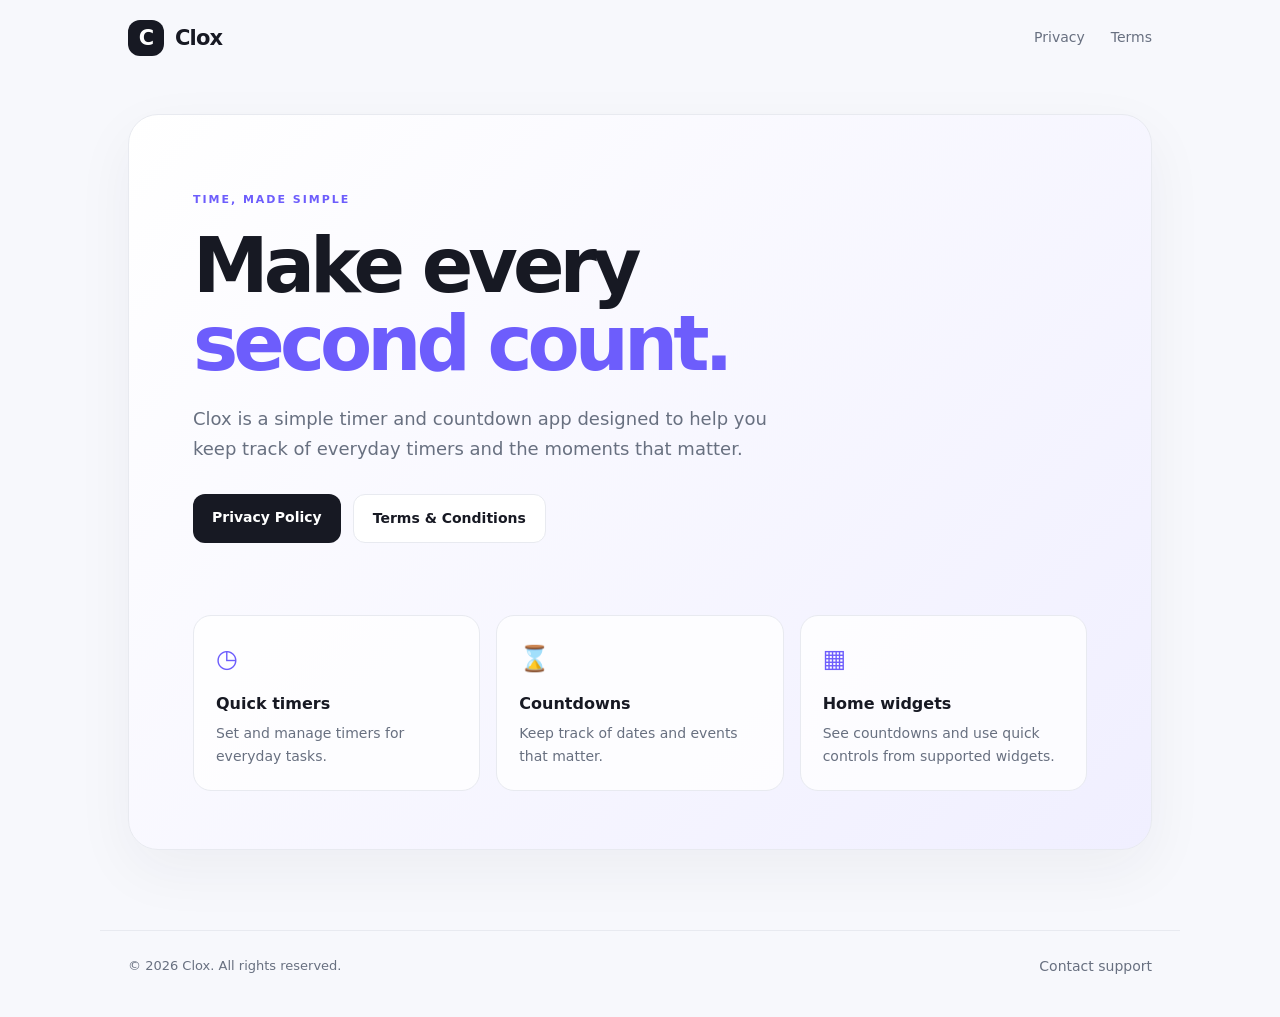
<file: index.html>
<!doctype html>
<html lang="en">
<head>
  <meta charset="utf-8"><meta name="viewport" content="width=device-width, initial-scale=1">
  <meta name="description" content="Clox is a simple timer and countdown app with useful home-screen widgets.">
  <title>Clox — Timer & Countdown</title><link rel="stylesheet" href="styles.css">
</head>
<body>
  <header class="site-header"><a class="brand" href="index.html"><span class="brand-mark">C</span><span>Clox</span></a><nav><a href="privacy-policy.html">Privacy</a><a href="terms-and-conditions.html">Terms</a></nav></header>
  <main class="hero-wrap">
    <section class="hero">
      <div class="eyebrow">TIME, MADE SIMPLE</div>
      <h1>Make every<br><span>second count.</span></h1>
      <p class="lead">Clox is a simple timer and countdown app designed to help you keep track of everyday timers and the moments that matter.</p>
      <div class="actions"><a class="button primary" href="privacy-policy.html">Privacy Policy</a><a class="button secondary" href="terms-and-conditions.html">Terms &amp; Conditions</a></div>
      <div class="feature-grid">
        <article><div class="feature-icon">◷</div><h2>Quick timers</h2><p>Set and manage timers for everyday tasks.</p></article>
        <article><div class="feature-icon">⌛</div><h2>Countdowns</h2><p>Keep track of dates and events that matter.</p></article>
        <article><div class="feature-icon">▦</div><h2>Home widgets</h2><p>See countdowns and use quick controls from supported widgets.</p></article>
      </div>
    </section>
  </main>
  <footer><span>© 2026 Clox. All rights reserved.</span><span><a href="mailto:kasautiresearch@gmail.com">Contact support</a></span></footer>
</body></html>
</file>
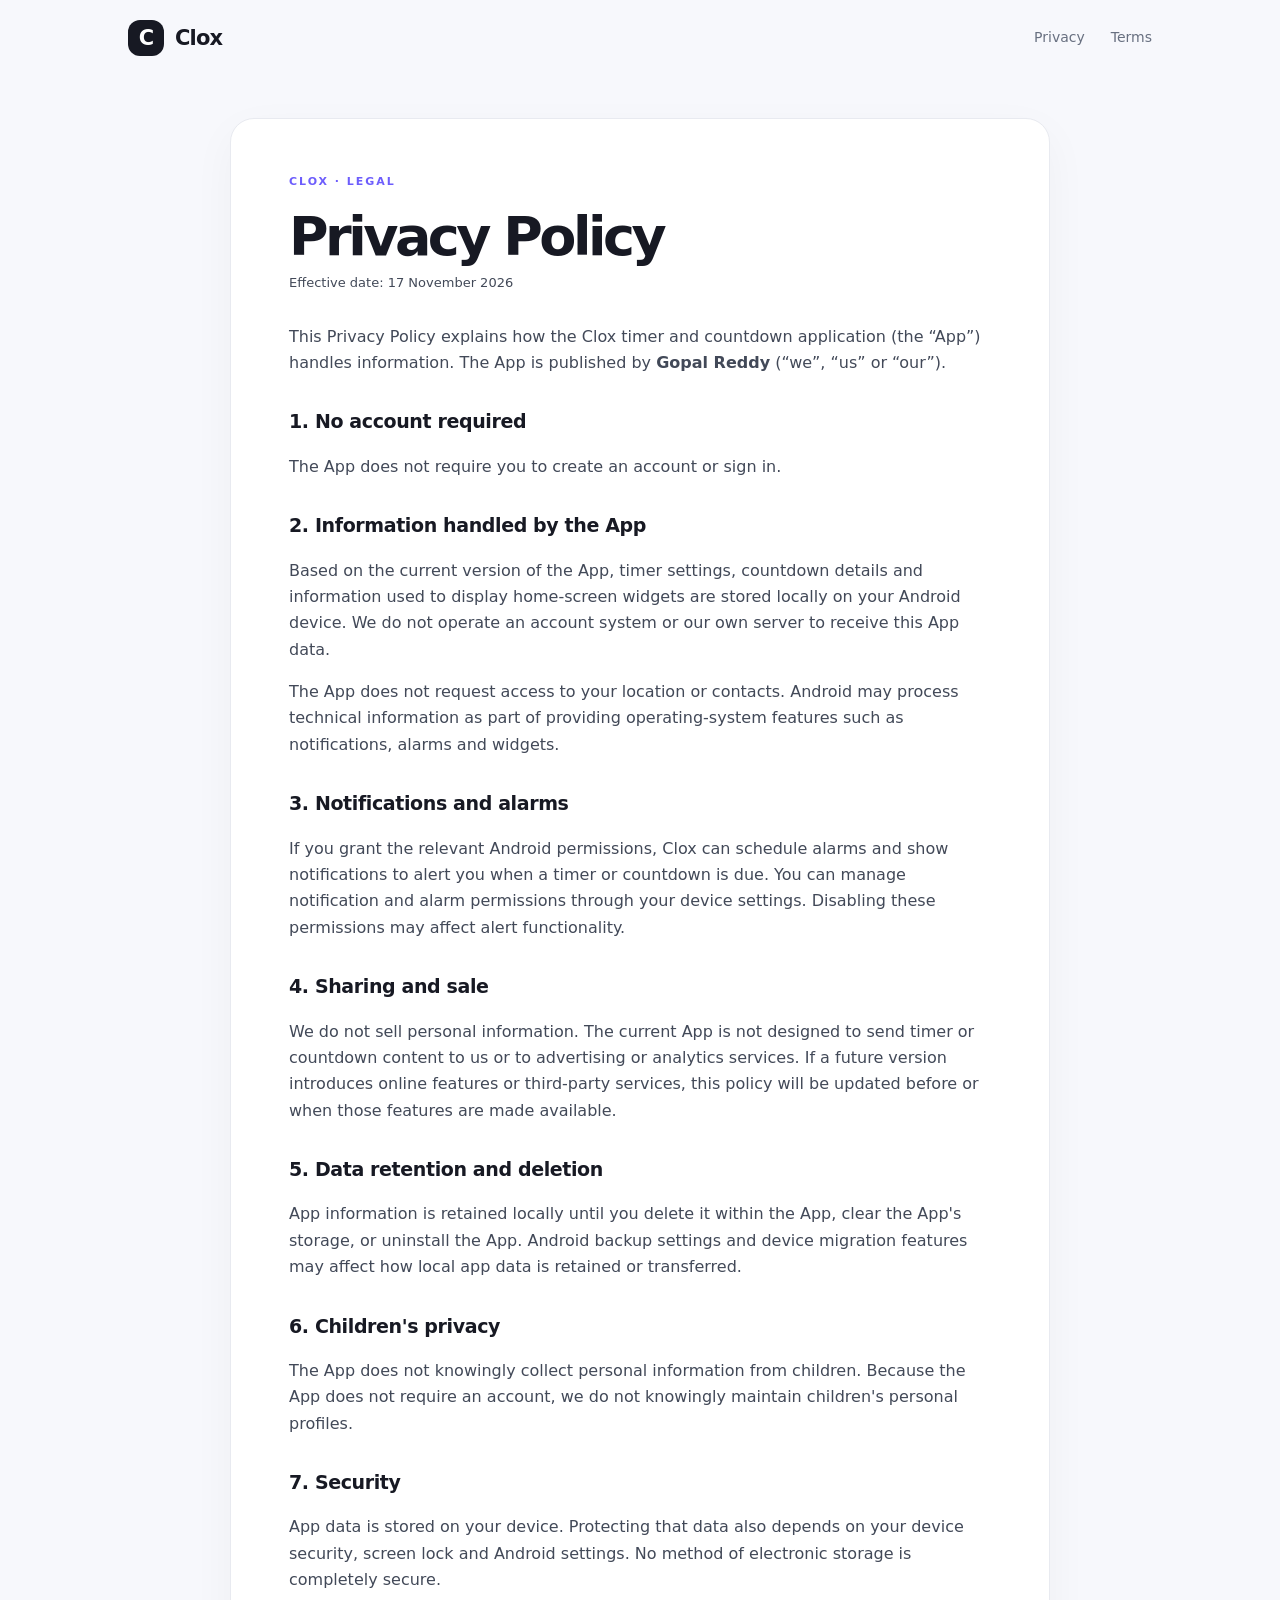
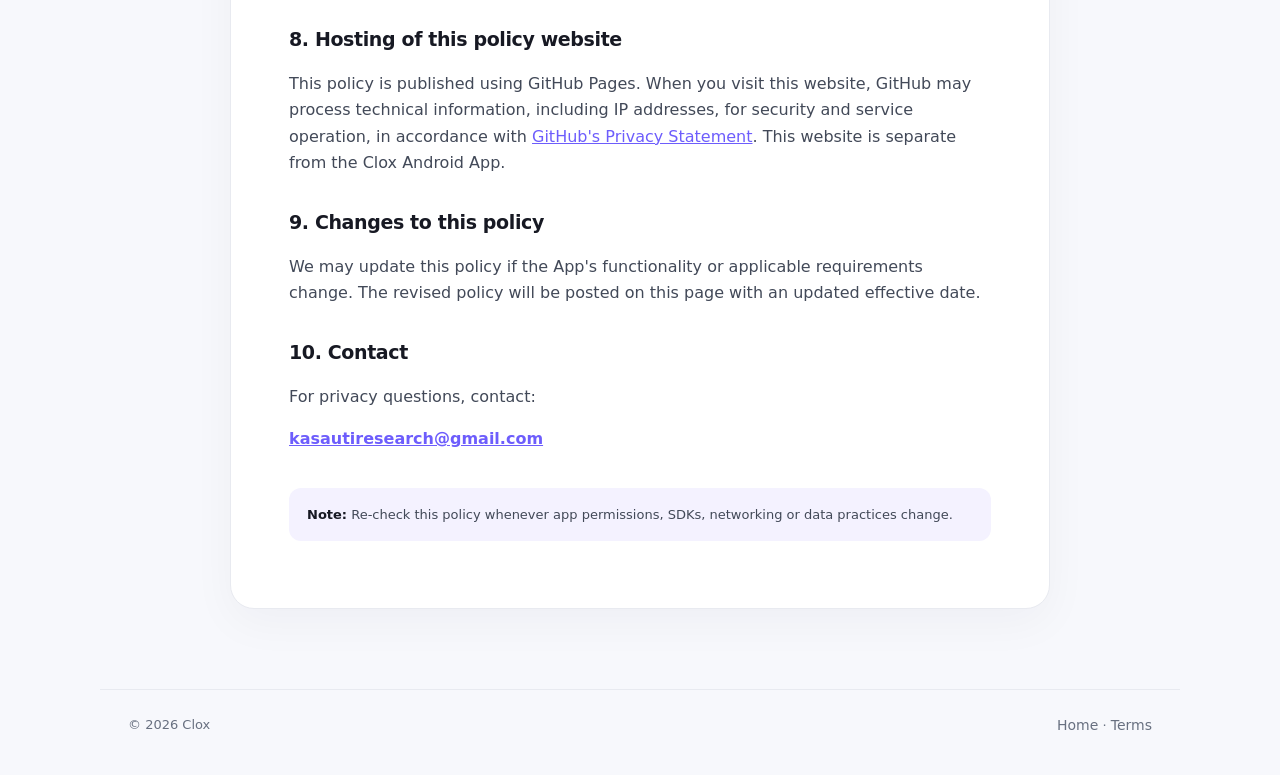
<file: privacy-policy.html>
<!doctype html>
<html lang="en"><head><meta charset="utf-8"><meta name="viewport" content="width=device-width, initial-scale=1"><meta name="description" content="Privacy Policy for the Clox timer and countdown app."><title>Privacy Policy — Clox</title><link rel="stylesheet" href="styles.css"></head>
<body><header class="site-header"><a class="brand" href="index.html"><span class="brand-mark">C</span><span>Clox</span></a><nav><a href="privacy-policy.html" aria-current="page">Privacy</a><a href="terms-and-conditions.html">Terms</a></nav></header>
<main class="document"><div class="eyebrow">CLOX · LEGAL</div><h1>Privacy Policy</h1><p class="updated">Effective date: 17 November 2026</p>
<p>This Privacy Policy explains how the Clox timer and countdown application (the “App”) handles information. The App is published by <strong>Gopal Reddy</strong> (“we”, “us” or “our”).</p>
<h2>1. No account required</h2><p>The App does not require you to create an account or sign in.</p>
<h2>2. Information handled by the App</h2><p>Based on the current version of the App, timer settings, countdown details and information used to display home-screen widgets are stored locally on your Android device. We do not operate an account system or our own server to receive this App data.</p><p>The App does not request access to your location or contacts. Android may process technical information as part of providing operating-system features such as notifications, alarms and widgets.</p>
<h2>3. Notifications and alarms</h2><p>If you grant the relevant Android permissions, Clox can schedule alarms and show notifications to alert you when a timer or countdown is due. You can manage notification and alarm permissions through your device settings. Disabling these permissions may affect alert functionality.</p>
<h2>4. Sharing and sale</h2><p>We do not sell personal information. The current App is not designed to send timer or countdown content to us or to advertising or analytics services. If a future version introduces online features or third-party services, this policy will be updated before or when those features are made available.</p>
<h2>5. Data retention and deletion</h2><p>App information is retained locally until you delete it within the App, clear the App's storage, or uninstall the App. Android backup settings and device migration features may affect how local app data is retained or transferred.</p>
<h2>6. Children's privacy</h2><p>The App does not knowingly collect personal information from children. Because the App does not require an account, we do not knowingly maintain children's personal profiles.</p>
<h2>7. Security</h2><p>App data is stored on your device. Protecting that data also depends on your device security, screen lock and Android settings. No method of electronic storage is completely secure.</p>
<h2>8. Hosting of this policy website</h2><p>This policy is published using GitHub Pages. When you visit this website, GitHub may process technical information, including IP addresses, for security and service operation, in accordance with <a href="https://docs.github.com/en/site-policy/privacy-policies/github-privacy-statement">GitHub's Privacy Statement</a>. This website is separate from the Clox Android App.</p>
<h2>9. Changes to this policy</h2><p>We may update this policy if the App's functionality or applicable requirements change. The revised policy will be posted on this page with an updated effective date.</p>
<h2>10. Contact</h2><p>For privacy questions, contact:</p><p><strong><a href="mailto:kasautiresearch@gmail.com">kasautiresearch@gmail.com</a></strong></p>
<p class="notice"><strong>Note:</strong> Re-check this policy whenever app permissions, SDKs, networking or data practices change.</p>
</main><footer><span>© 2026 Clox</span><span><a href="index.html">Home</a> · <a href="terms-and-conditions.html">Terms</a></span></footer></body></html>
</file>
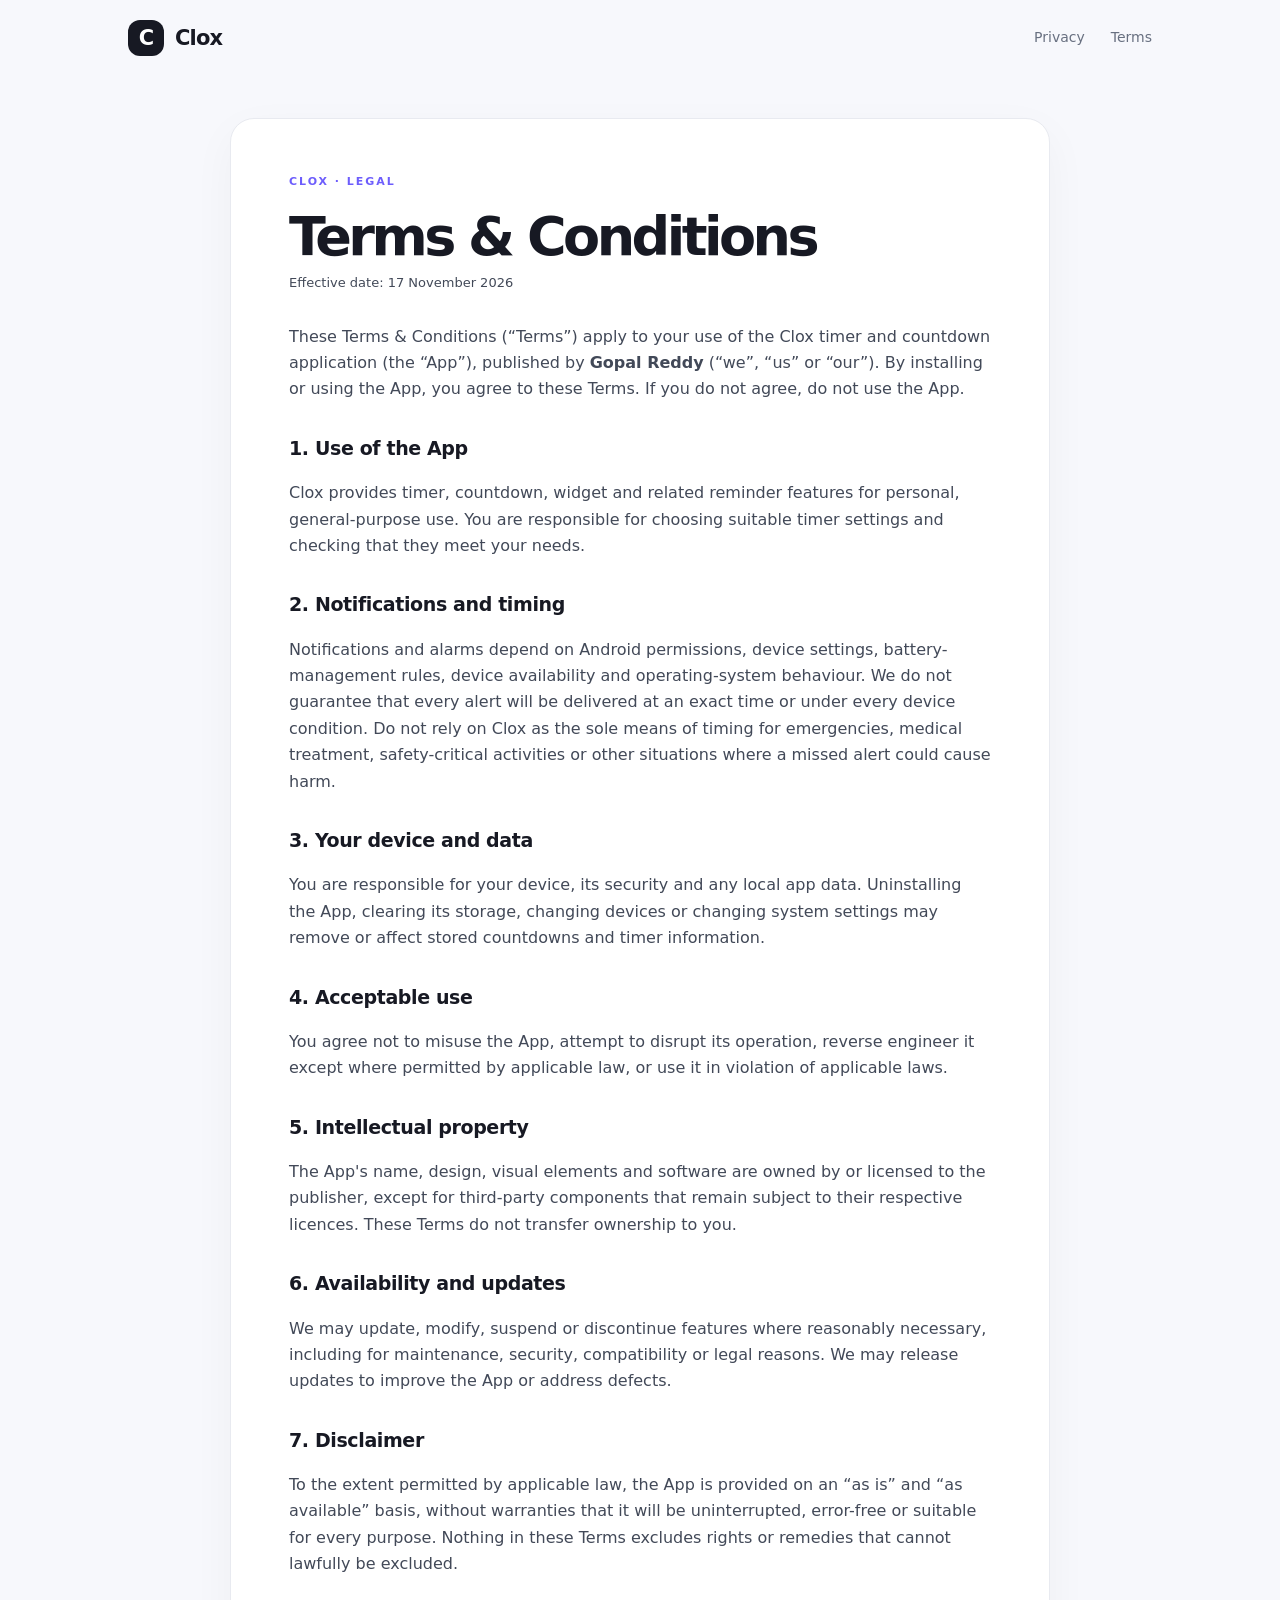
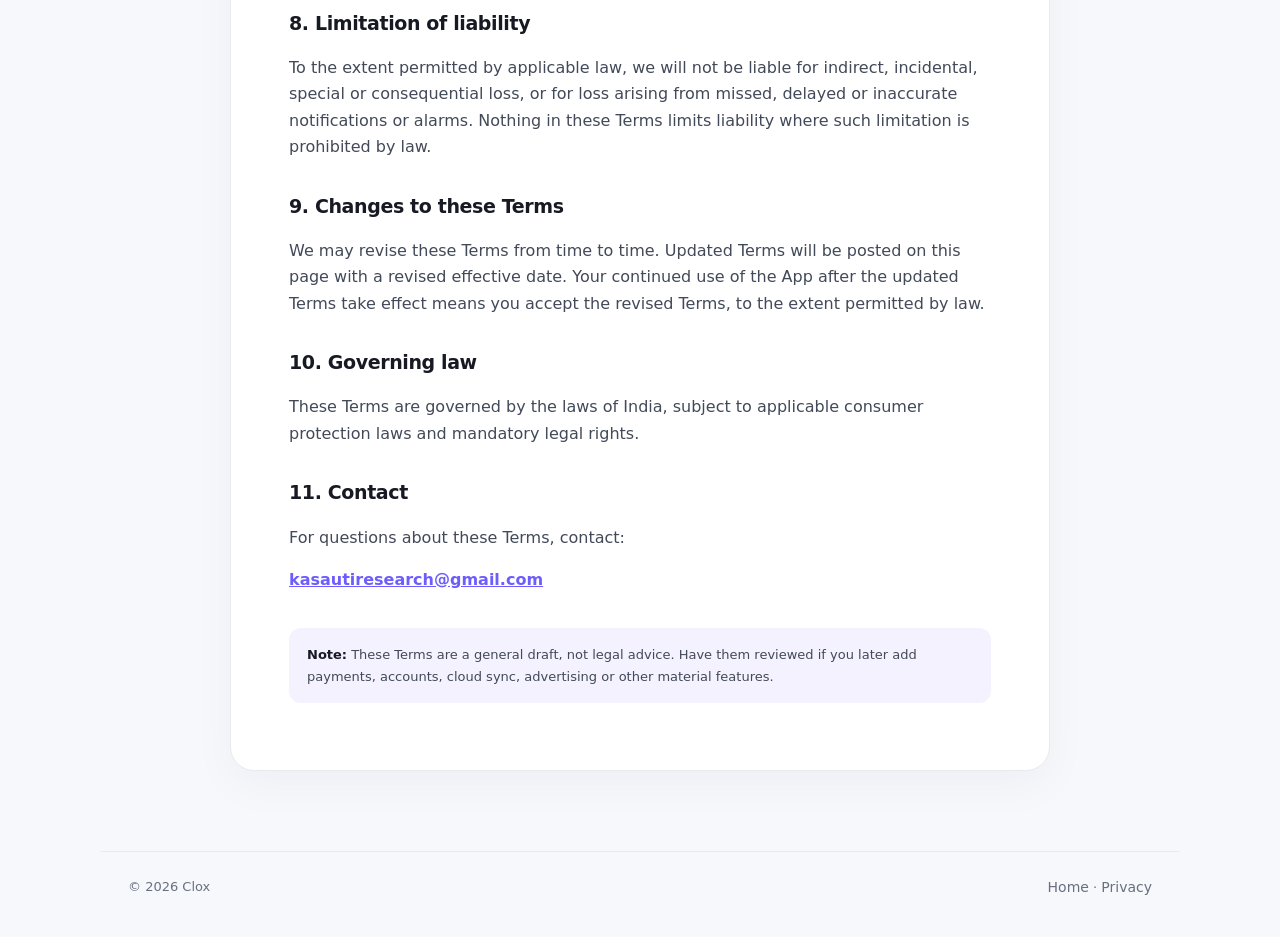
<file: terms-and-conditions.html>
<!doctype html>
<html lang="en"><head><meta charset="utf-8"><meta name="viewport" content="width=device-width, initial-scale=1"><meta name="description" content="Terms and Conditions for the Clox timer and countdown app."><title>Terms &amp; Conditions — Clox</title><link rel="stylesheet" href="styles.css"></head>
<body><header class="site-header"><a class="brand" href="index.html"><span class="brand-mark">C</span><span>Clox</span></a><nav><a href="privacy-policy.html">Privacy</a><a href="terms-and-conditions.html" aria-current="page">Terms</a></nav></header>
<main class="document"><div class="eyebrow">CLOX · LEGAL</div><h1>Terms &amp; Conditions</h1><p class="updated">Effective date: 17 November 2026</p>
<p>These Terms &amp; Conditions (“Terms”) apply to your use of the Clox timer and countdown application (the “App”), published by <strong>Gopal Reddy</strong> (“we”, “us” or “our”). By installing or using the App, you agree to these Terms. If you do not agree, do not use the App.</p>
<h2>1. Use of the App</h2><p>Clox provides timer, countdown, widget and related reminder features for personal, general-purpose use. You are responsible for choosing suitable timer settings and checking that they meet your needs.</p>
<h2>2. Notifications and timing</h2><p>Notifications and alarms depend on Android permissions, device settings, battery-management rules, device availability and operating-system behaviour. We do not guarantee that every alert will be delivered at an exact time or under every device condition. Do not rely on Clox as the sole means of timing for emergencies, medical treatment, safety-critical activities or other situations where a missed alert could cause harm.</p>
<h2>3. Your device and data</h2><p>You are responsible for your device, its security and any local app data. Uninstalling the App, clearing its storage, changing devices or changing system settings may remove or affect stored countdowns and timer information.</p>
<h2>4. Acceptable use</h2><p>You agree not to misuse the App, attempt to disrupt its operation, reverse engineer it except where permitted by applicable law, or use it in violation of applicable laws.</p>
<h2>5. Intellectual property</h2><p>The App's name, design, visual elements and software are owned by or licensed to the publisher, except for third-party components that remain subject to their respective licences. These Terms do not transfer ownership to you.</p>
<h2>6. Availability and updates</h2><p>We may update, modify, suspend or discontinue features where reasonably necessary, including for maintenance, security, compatibility or legal reasons. We may release updates to improve the App or address defects.</p>
<h2>7. Disclaimer</h2><p>To the extent permitted by applicable law, the App is provided on an “as is” and “as available” basis, without warranties that it will be uninterrupted, error-free or suitable for every purpose. Nothing in these Terms excludes rights or remedies that cannot lawfully be excluded.</p>
<h2>8. Limitation of liability</h2><p>To the extent permitted by applicable law, we will not be liable for indirect, incidental, special or consequential loss, or for loss arising from missed, delayed or inaccurate notifications or alarms. Nothing in these Terms limits liability where such limitation is prohibited by law.</p>
<h2>9. Changes to these Terms</h2><p>We may revise these Terms from time to time. Updated Terms will be posted on this page with a revised effective date. Your continued use of the App after the updated Terms take effect means you accept the revised Terms, to the extent permitted by law.</p>
<h2>10. Governing law</h2><p>These Terms are governed by the laws of India, subject to applicable consumer protection laws and mandatory legal rights.</p>
<h2>11. Contact</h2><p>For questions about these Terms, contact:</p><p><strong><a href="mailto:kasautiresearch@gmail.com">kasautiresearch@gmail.com</a></strong></p>
<p class="notice"><strong>Note:</strong> These Terms are a general draft, not legal advice. Have them reviewed if you later add payments, accounts, cloud sync, advertising or other material features.</p>
</main><footer><span>© 2026 Clox</span><span><a href="index.html">Home</a> · <a href="privacy-policy.html">Privacy</a></span></footer></body></html>
</file>
<file: styles.css>
:root{color-scheme:light;--ink:#171923;--muted:#687080;--line:#e8eaf0;--accent:#6d5dfc;--bg:#f7f8fc;--card:#fff}*{box-sizing:border-box}html{scroll-behavior:smooth}body{margin:0;background:var(--bg);color:var(--ink);font-family:Inter,ui-sans-serif,system-ui,-apple-system,BlinkMacSystemFont,"Segoe UI",sans-serif;line-height:1.65}.site-header{height:76px;display:flex;align-items:center;justify-content:space-between;max-width:1080px;margin:auto;padding:0 28px}.brand{display:flex;align-items:center;gap:11px;text-decoration:none;color:var(--ink);font-size:21px;font-weight:750;letter-spacing:-.04em}.brand-mark{display:grid;place-items:center;width:36px;height:36px;border-radius:12px;background:var(--ink);color:white;font-weight:800}.site-header nav{display:flex;gap:26px}.site-header nav a,footer a{color:var(--muted);text-decoration:none;font-size:14px}.site-header nav a:hover,footer a:hover{color:var(--accent)}.hero-wrap{max-width:1080px;margin:38px auto 80px;padding:0 28px}.hero{background:linear-gradient(135deg,#fff 0%,#f0efff 100%);border:1px solid var(--line);border-radius:30px;padding:76px 64px 58px;box-shadow:0 20px 60px rgba(31,35,60,.05)}.eyebrow{font-size:11px;font-weight:800;letter-spacing:.18em;color:var(--accent)}h1{font-size:clamp(42px,7vw,76px);line-height:1.02;letter-spacing:-.065em;margin:18px 0 22px}h1 span{color:var(--accent)}.lead{max-width:590px;font-size:18px;color:var(--muted);margin:0}.actions{display:flex;gap:12px;flex-wrap:wrap;margin-top:30px}.button{padding:12px 19px;border-radius:12px;text-decoration:none;font-weight:650;font-size:14px}.primary{background:var(--ink);color:white}.secondary{background:white;color:var(--ink);border:1px solid var(--line)}.feature-grid{display:grid;grid-template-columns:repeat(3,1fr);gap:16px;margin-top:72px}.feature-grid article{background:rgba(255,255,255,.8);border:1px solid var(--line);border-radius:18px;padding:22px}.feature-icon{font-size:25px;color:var(--accent)}.feature-grid h2{font-size:16px;margin:12px 0 5px}.feature-grid p{font-size:14px;color:var(--muted);margin:0}.document{max-width:820px;margin:42px auto 80px;padding:54px 58px;background:var(--card);border:1px solid var(--line);border-radius:24px;box-shadow:0 14px 45px rgba(31,35,60,.04)}.document h1{font-size:clamp(38px,5vw,54px);margin-bottom:8px}.updated{color:var(--muted);font-size:13px;margin:0 0 30px}.document h2{font-size:19px;letter-spacing:-.02em;margin:30px 0 7px}.document p{color:#424958}.document a{color:var(--accent)}.notice{margin-top:35px;padding:16px 18px;background:#f4f2ff;border-radius:12px;font-size:13px}.notice strong{color:var(--ink)}footer{max-width:1080px;margin:0 auto;padding:24px 28px 38px;border-top:1px solid var(--line);display:flex;justify-content:space-between;gap:15px;color:var(--muted);font-size:13px}@media(max-width:650px){.site-header{height:66px;padding:0 19px}.site-header nav{gap:15px}.hero-wrap{margin:18px auto 45px;padding:0 15px}.hero{padding:48px 24px 28px;border-radius:22px}.lead{font-size:16px}.feature-grid{grid-template-columns:1fr;margin-top:42px}.document{margin:20px 14px 48px;padding:34px 23px;border-radius:18px}.document p{font-size:15px}footer{padding:20px;flex-direction:column}}
</file>
